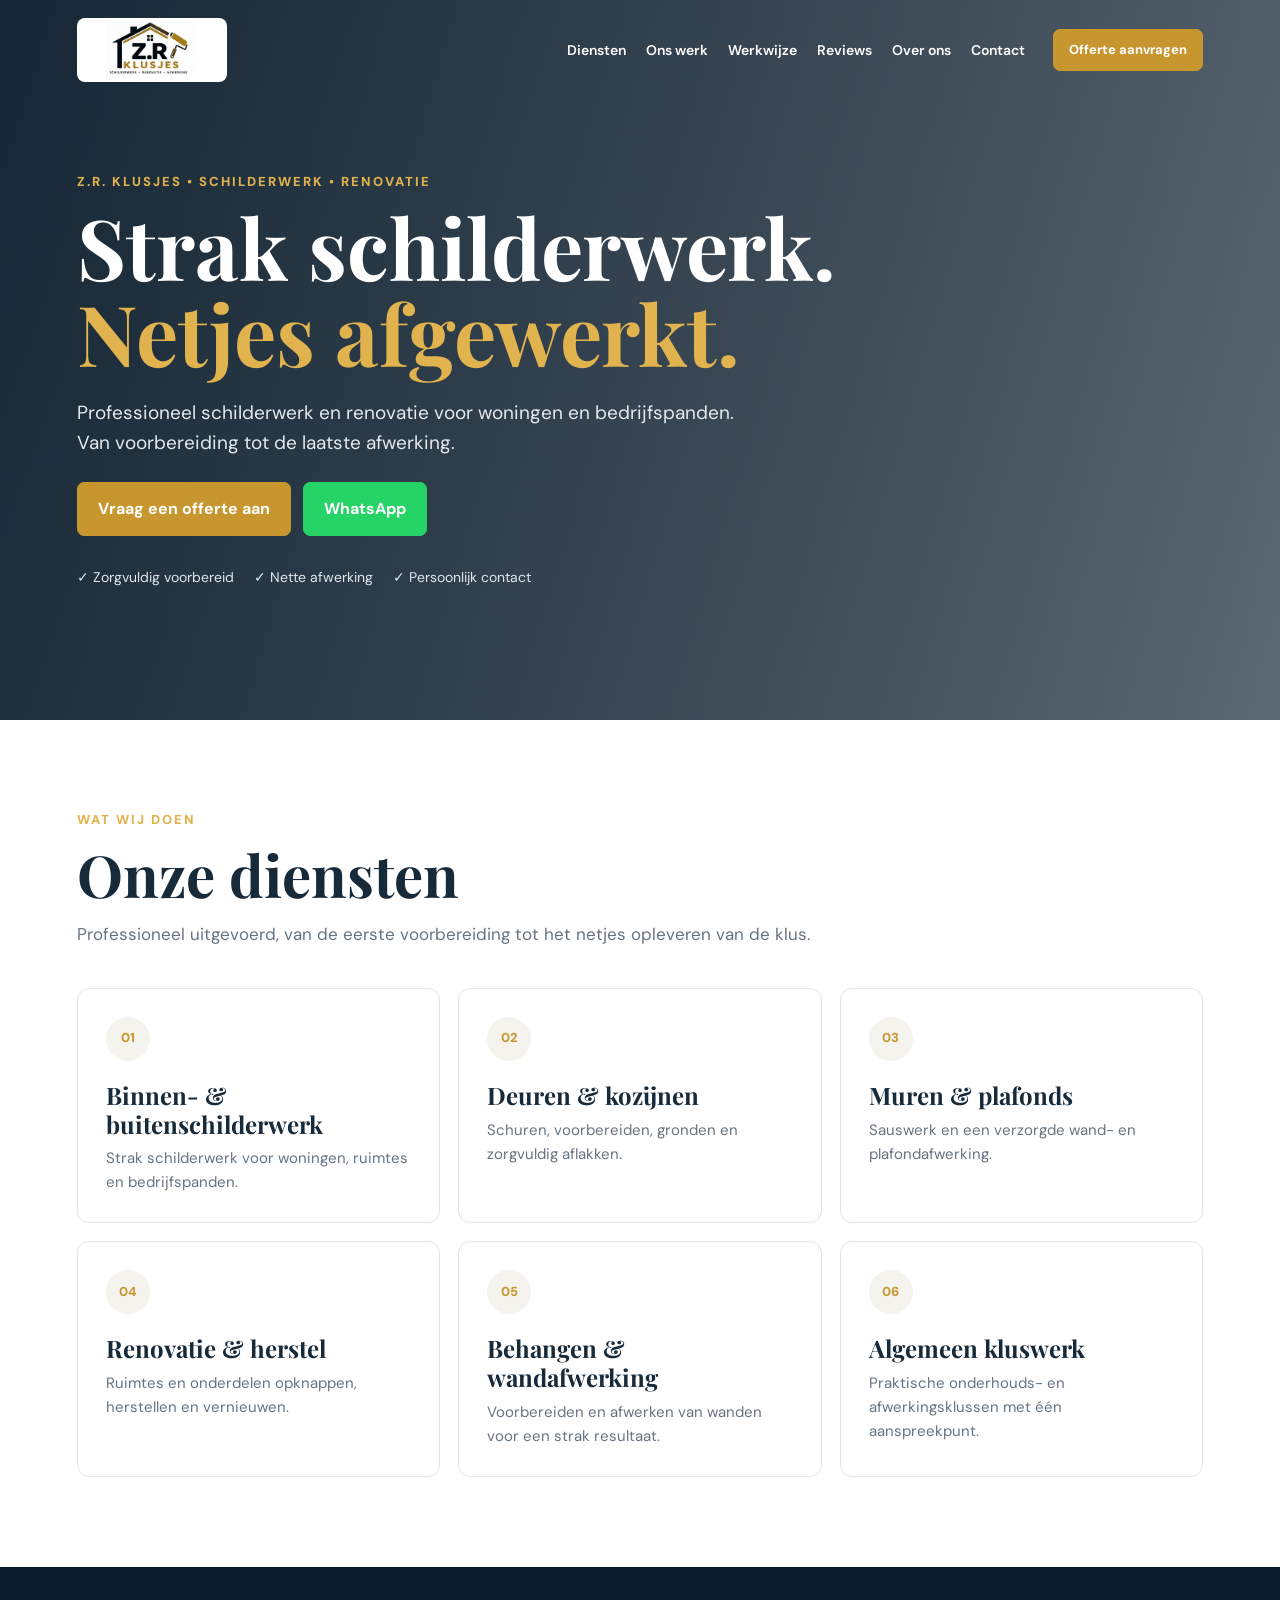
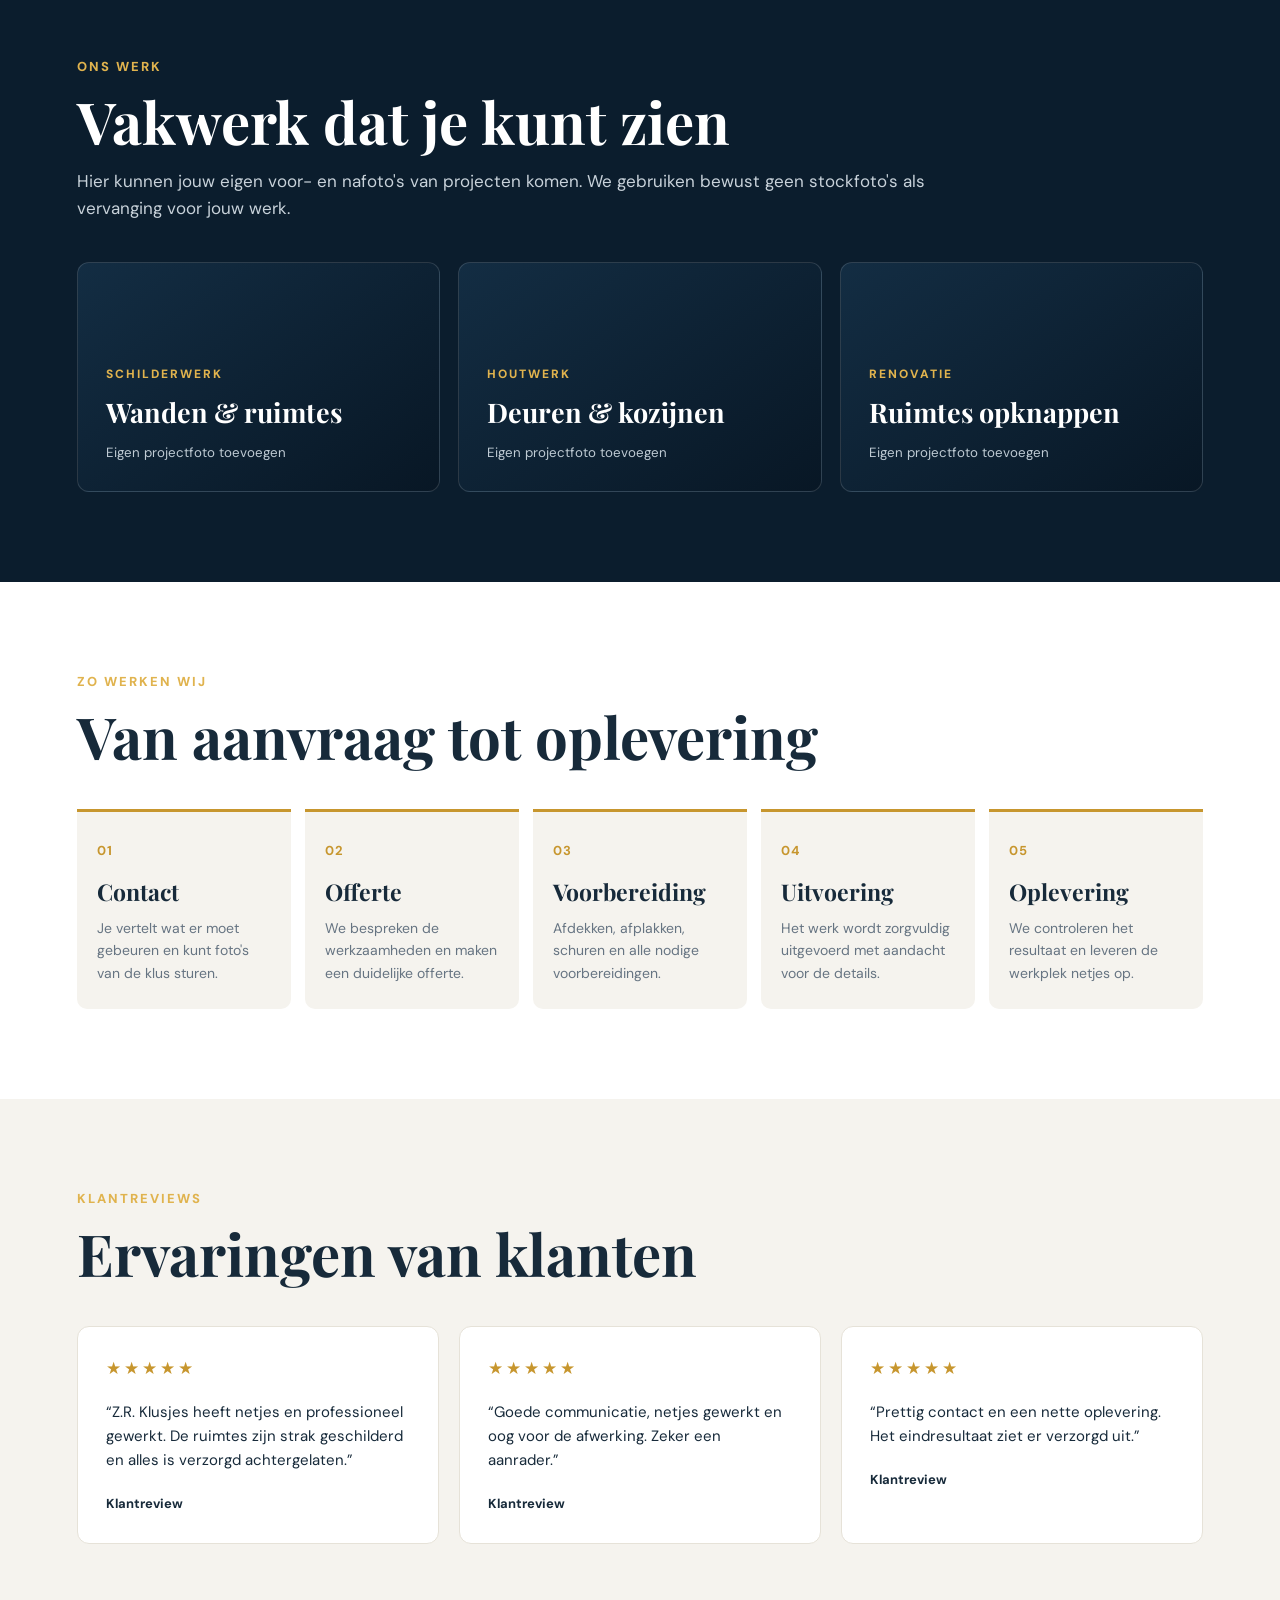
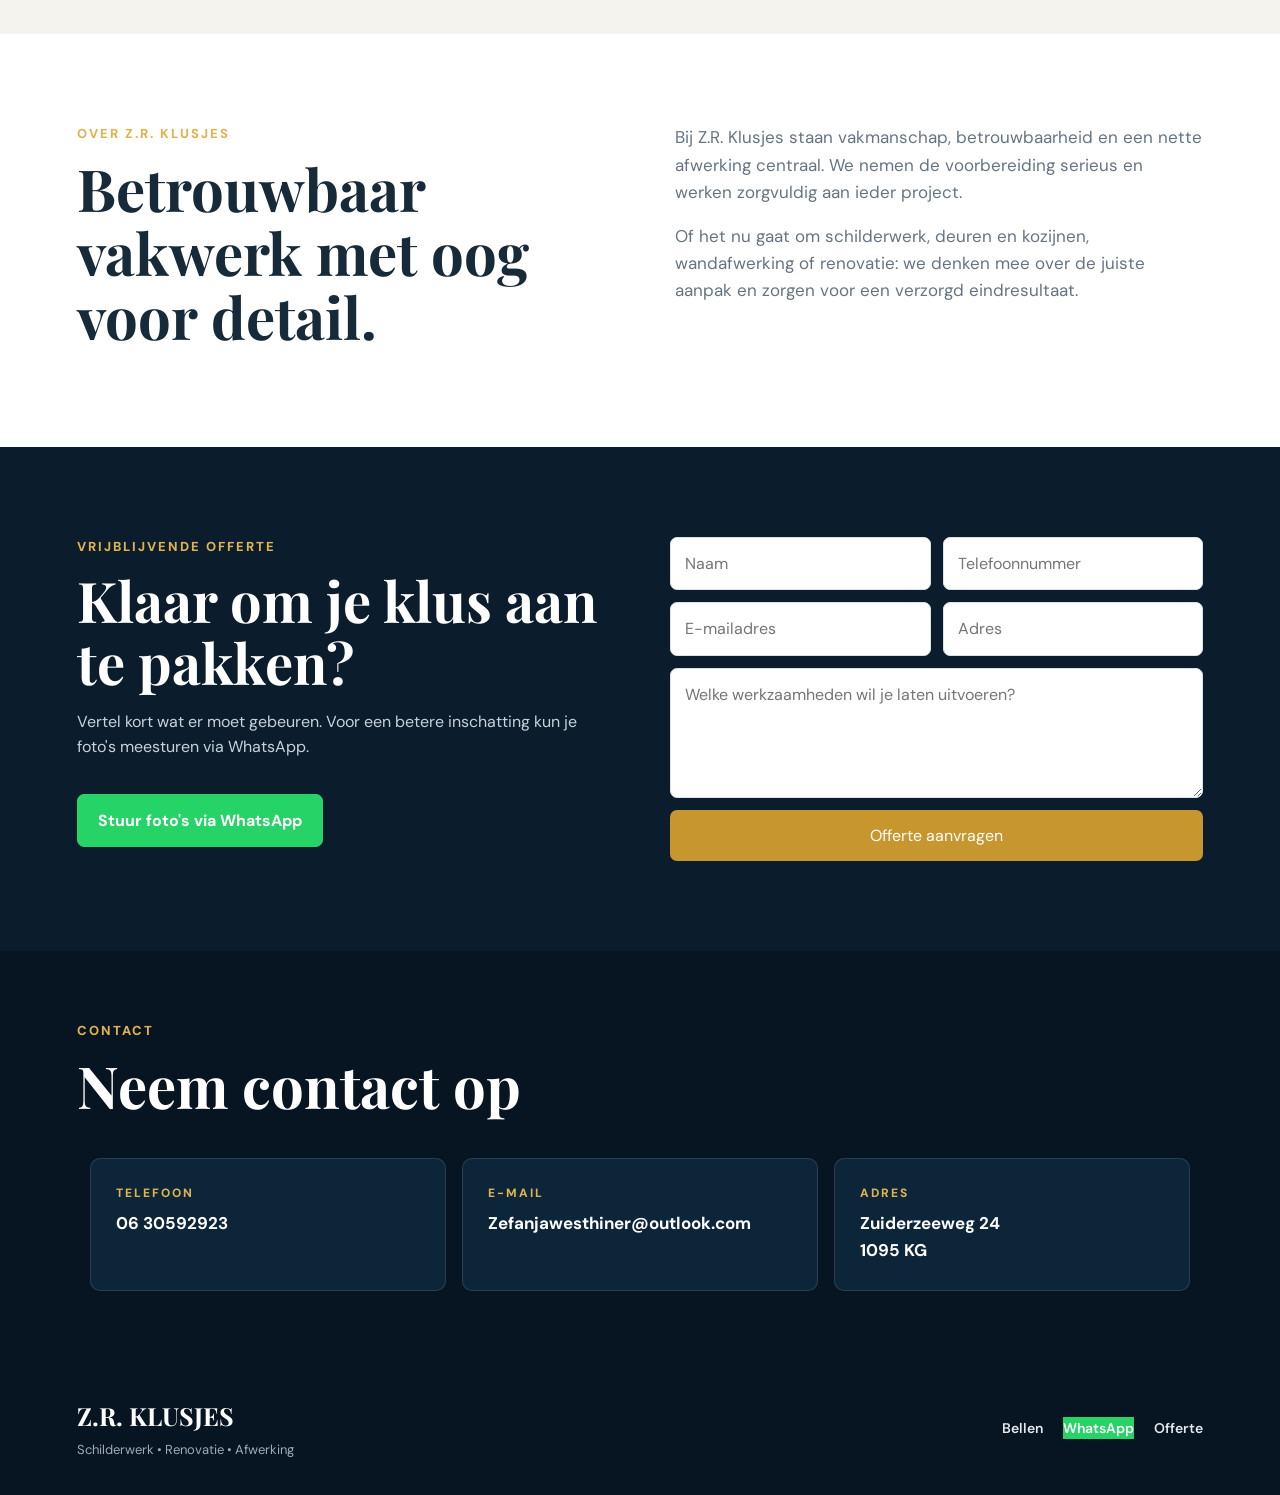
<file: index.html>
<!-- NIEUWE ZR KLUSJES WEBSITE 20-09-2026 -->
<!doctype html>
<html lang="nl">
<head>
<meta charset="utf-8">
<meta name="viewport" content="width=device-width, initial-scale=1">
<title>Z.R. Klusjes | Schilderwerk & Renovatie</title>
<meta name="description" content="Z.R. Klusjes – professioneel schilderwerk, renovatie en afwerking. Vraag vrijblijvend een offerte aan.">
<link rel="stylesheet" href="styles.css">
</head>
<body>
<header class="header">
  <a class="logo" href="#home"><img src="logo-zr-klusjes.jpg" alt="Z.R. Klusjes"></a>
  <nav>
    <a href="#diensten">Diensten</a><a href="#werk">Ons werk</a><a href="#werkwijze">Werkwijze</a><a href="#reviews">Reviews</a><a href="#over">Over ons</a><a href="#contact">Contact</a>
  </nav>
  <a class="gold-btn small" href="#offerte">Offerte aanvragen</a>
</header>

<main>
<section id="home" class="hero">
  <div class="hero-overlay"></div>
  <div class="hero-content">
    <p class="kicker">Z.R. KLUSJES • SCHILDERWERK • RENOVATIE</p>
    <h1>Strak schilderwerk.<br><span>Netjes afgewerkt.</span></h1>
    <p class="lead">Professioneel schilderwerk en renovatie voor woningen en bedrijfspanden. Van voorbereiding tot de laatste afwerking.</p>
    <div class="buttons"><a class="gold-btn" href="#offerte">Vraag een offerte aan</a><a class="outline-btn" href="https://wa.me/31630592923">WhatsApp</a></div>
    <div class="trust"><span>✓ Zorgvuldig voorbereid</span><span>✓ Nette afwerking</span><span>✓ Persoonlijk contact</span></div>
  </div>
</section>

<section id="diensten" class="section">
  <div class="heading"><p class="kicker">WAT WIJ DOEN</p><h2>Onze diensten</h2><p>Professioneel uitgevoerd, van de eerste voorbereiding tot het netjes opleveren van de klus.</p></div>
  <div class="service-grid">
    <article><div class="service-icon">01</div><h3>Binnen- & buitenschilderwerk</h3><p>Strak schilderwerk voor woningen, ruimtes en bedrijfspanden.</p></article>
    <article><div class="service-icon">02</div><h3>Deuren & kozijnen</h3><p>Schuren, voorbereiden, gronden en zorgvuldig aflakken.</p></article>
    <article><div class="service-icon">03</div><h3>Muren & plafonds</h3><p>Sauswerk en een verzorgde wand- en plafondafwerking.</p></article>
    <article><div class="service-icon">04</div><h3>Renovatie & herstel</h3><p>Ruimtes en onderdelen opknappen, herstellen en vernieuwen.</p></article>
    <article><div class="service-icon">05</div><h3>Behangen & wandafwerking</h3><p>Voorbereiden en afwerken van wanden voor een strak resultaat.</p></article>
    <article><div class="service-icon">06</div><h3>Algemeen kluswerk</h3><p>Praktische onderhouds- en afwerkingsklussen met één aanspreekpunt.</p></article>
  </div>
</section>

<section id="werk" class="section dark">
  <div class="heading"><p class="kicker">ONS WERK</p><h2>Vakwerk dat je kunt zien</h2><p>Hier kunnen jouw eigen voor- en nafoto's van projecten komen. We gebruiken bewust geen stockfoto's als vervanging voor jouw werk.</p></div>
  <div class="portfolio">
    <div class="portfolio-card"><span>Schilderwerk</span><b>Wanden & ruimtes</b><small>Eigen projectfoto toevoegen</small></div>
    <div class="portfolio-card"><span>Houtwerk</span><b>Deuren & kozijnen</b><small>Eigen projectfoto toevoegen</small></div>
    <div class="portfolio-card"><span>Renovatie</span><b>Ruimtes opknappen</b><small>Eigen projectfoto toevoegen</small></div>
  </div>
</section>

<section id="werkwijze" class="section">
  <div class="heading"><p class="kicker">ZO WERKEN WIJ</p><h2>Van aanvraag tot oplevering</h2></div>
  <div class="steps">
    <div><b>01</b><h3>Contact</h3><p>Je vertelt wat er moet gebeuren en kunt foto's van de klus sturen.</p></div>
    <div><b>02</b><h3>Offerte</h3><p>We bespreken de werkzaamheden en maken een duidelijke offerte.</p></div>
    <div><b>03</b><h3>Voorbereiding</h3><p>Afdekken, afplakken, schuren en alle nodige voorbereidingen.</p></div>
    <div><b>04</b><h3>Uitvoering</h3><p>Het werk wordt zorgvuldig uitgevoerd met aandacht voor de details.</p></div>
    <div><b>05</b><h3>Oplevering</h3><p>We controleren het resultaat en leveren de werkplek netjes op.</p></div>
  </div>
</section>

<section id="reviews" class="section reviews">
  <div class="heading"><p class="kicker">KLANTREVIEWS</p><h2>Ervaringen van klanten</h2></div>
  <div class="review-grid">
    <blockquote><div class="stars">★★★★★</div><p>“Z.R. Klusjes heeft netjes en professioneel gewerkt. De ruimtes zijn strak geschilderd en alles is verzorgd achtergelaten.”</p><strong>Klantreview</strong></blockquote>
    <blockquote><div class="stars">★★★★★</div><p>“Goede communicatie, netjes gewerkt en oog voor de afwerking. Zeker een aanrader.”</p><strong>Klantreview</strong></blockquote>
    <blockquote><div class="stars">★★★★★</div><p>“Prettig contact en een nette oplevering. Het eindresultaat ziet er verzorgd uit.”</p><strong>Klantreview</strong></blockquote>
  </div>
</section>

<section id="over" class="section about">
  <div><p class="kicker">OVER Z.R. KLUSJES</p><h2>Betrouwbaar vakwerk met oog voor detail.</h2></div>
  <div><p>Bij Z.R. Klusjes staan vakmanschap, betrouwbaarheid en een nette afwerking centraal. We nemen de voorbereiding serieus en werken zorgvuldig aan ieder project.</p><p>Of het nu gaat om schilderwerk, deuren en kozijnen, wandafwerking of renovatie: we denken mee over de juiste aanpak en zorgen voor een verzorgd eindresultaat.</p></div>
</section>

<section id="offerte" class="section quote">
  <div class="quote-inner">
    <div><p class="kicker">VRIJBLIJVENDE OFFERTE</p><h2>Klaar om je klus aan te pakken?</h2><p>Vertel kort wat er moet gebeuren. Voor een betere inschatting kun je foto's meesturen via WhatsApp.</p><a class="outline-btn" href="https://wa.me/31630592923">Stuur foto's via WhatsApp</a></div>
    <form id="quoteForm">
      <input name="naam" placeholder="Naam" required><input name="telefoon" placeholder="Telefoonnummer" required>
      <input name="email" type="email" placeholder="E-mailadres"><input name="adres" placeholder="Adres">
      <textarea name="werk" placeholder="Welke werkzaamheden wil je laten uitvoeren?" required></textarea>
      <button class="gold-btn" type="submit">Offerte aanvragen</button>
    </form>
  </div>
</section>

<section id="contact" class="section contact">
  <div class="heading"><p class="kicker">CONTACT</p><h2>Neem contact op</h2></div>
  <div class="contact-grid">
    <a href="tel:0630592923"><span>TELEFOON</span><b>06 30592923</b></a>
    <a href="mailto:Zefanjawesthiner@outlook.com"><span>E-MAIL</span><b>Zefanjawesthiner@outlook.com</b></a>
    <div><span>ADRES</span><b>Zuiderzeeweg 24<br>1095 KG</b></div>
  </div>
</section>
</main>

<footer><div><strong>Z.R. KLUSJES</strong><span>Schilderwerk • Renovatie • Afwerking</span></div><div><a href="tel:0630592923">Bellen</a><a href="https://wa.me/31630592923">WhatsApp</a><a href="#offerte">Offerte</a></div></footer>
<script>
document.getElementById('quoteForm').addEventListener('submit', function(e){
 e.preventDefault(); const f=new FormData(this);
 const body=encodeURIComponent('Naam: '+f.get('naam')+'\nTelefoon: '+f.get('telefoon')+'\nE-mail: '+f.get('email')+'\nAdres: '+f.get('adres')+'\n\nWerkzaamheden:\n'+f.get('werk'));
 location.href='mailto:Zefanjawesthiner@outlook.com?subject='+encodeURIComponent('Offerte aanvraag - '+f.get('naam'))+'&body='+body;
});
</script>
</body></html>
</file>
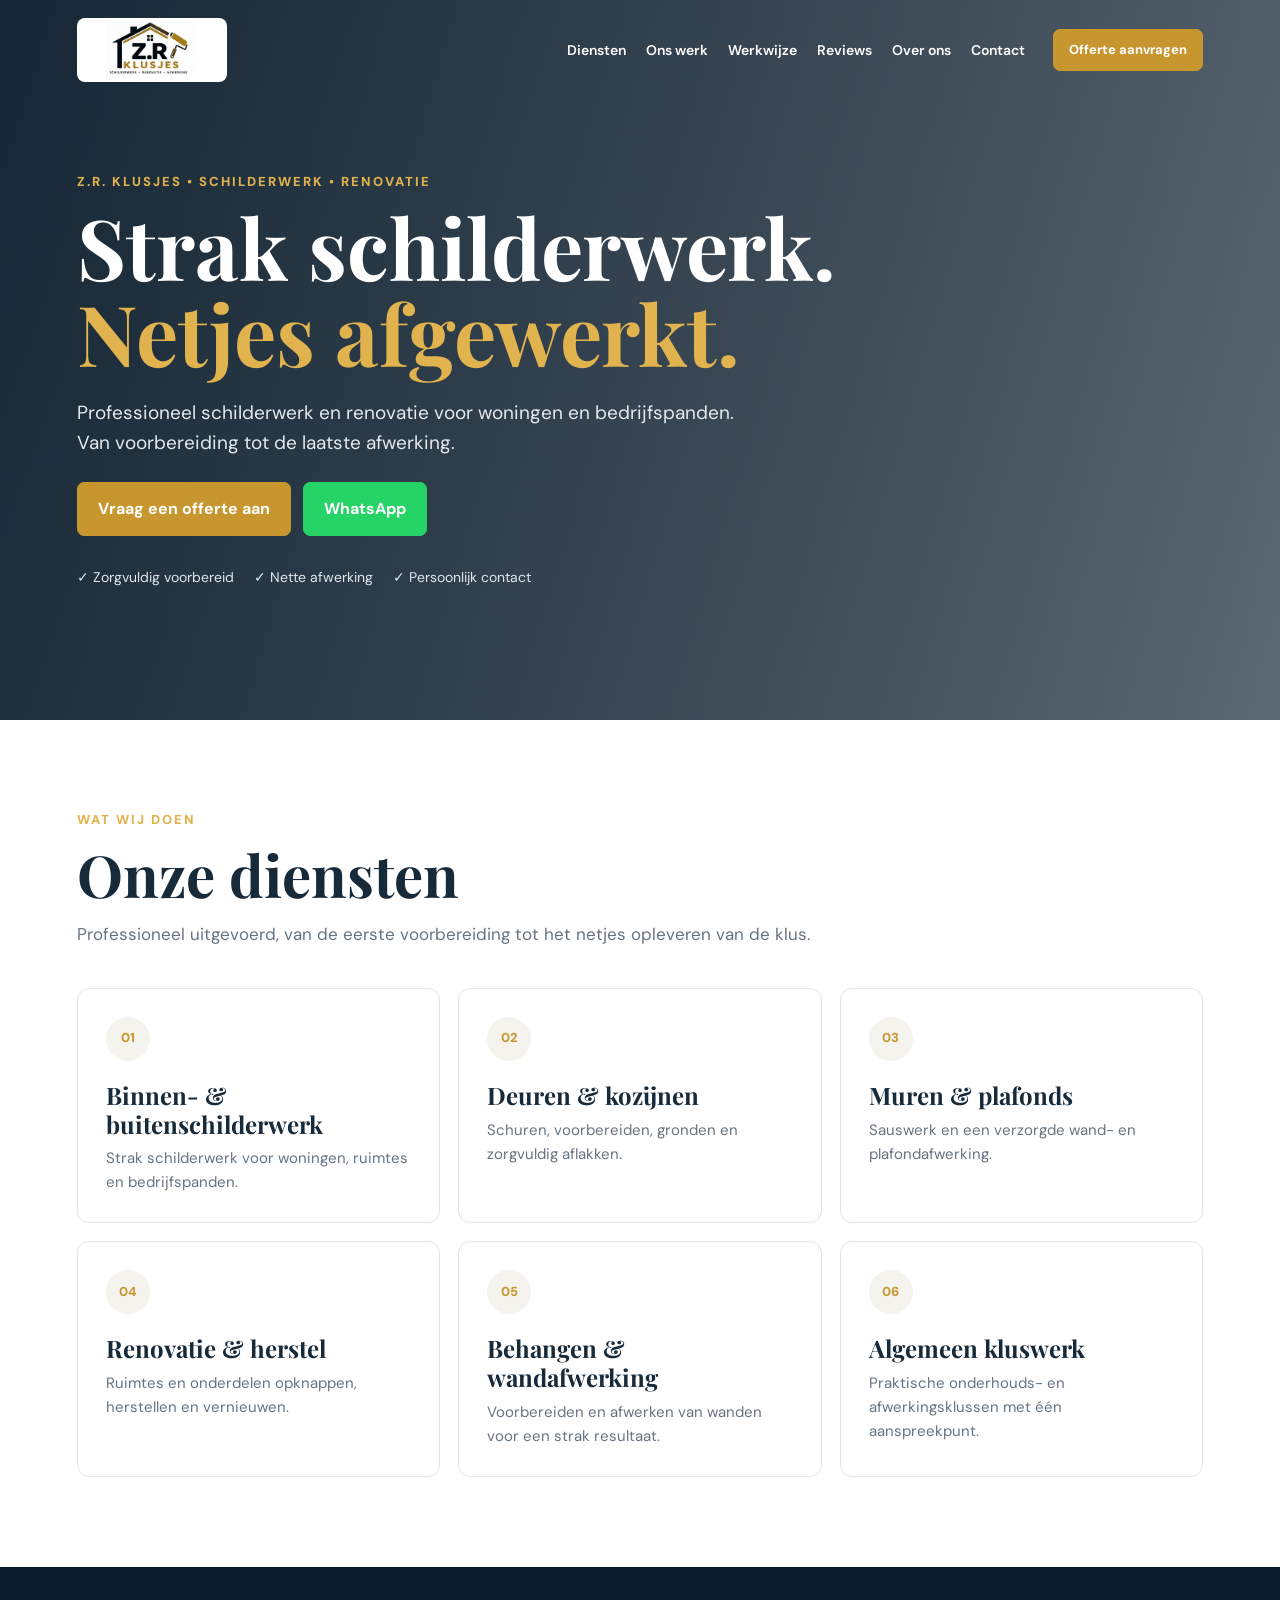
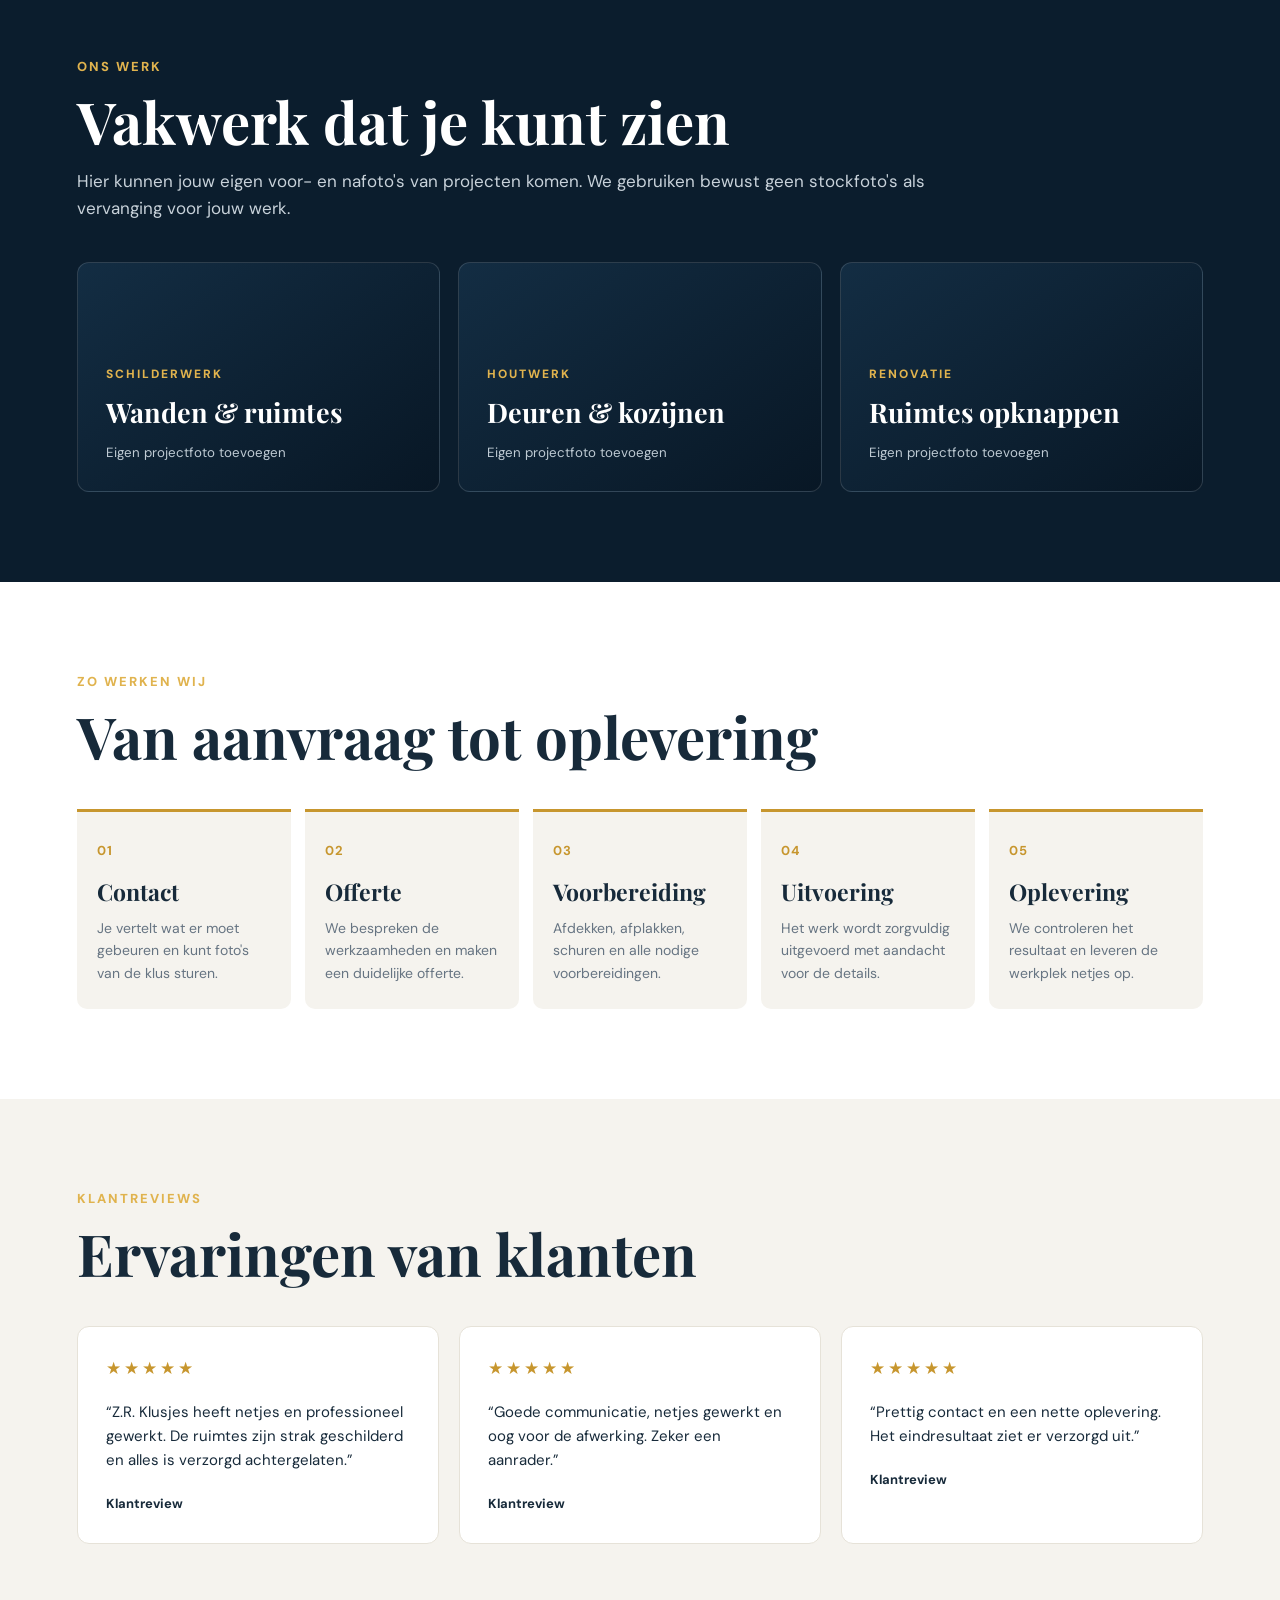
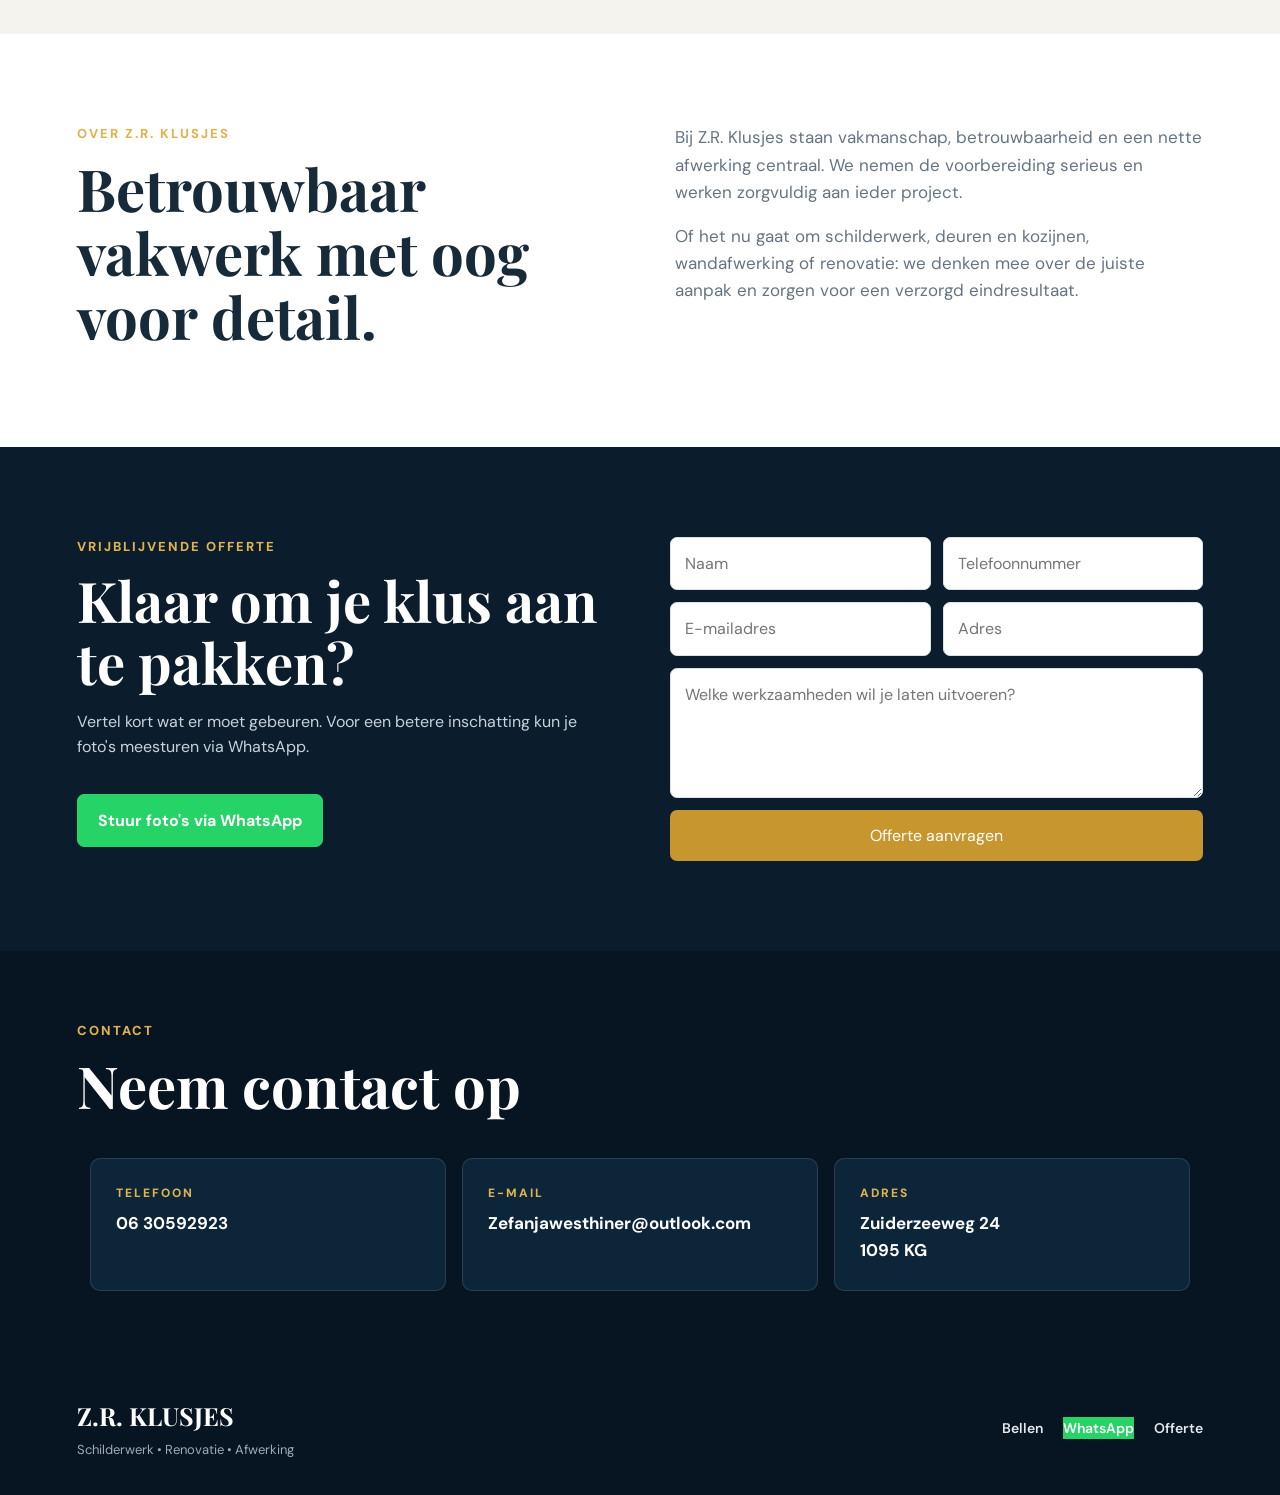
<file: index 2.html>
<!-- NIEUWE ZR KLUSJES WEBSITE 20-09-2026 -->
<!doctype html>
<html lang="nl">
<head>
<meta charset="utf-8">
<meta name="viewport" content="width=device-width, initial-scale=1">
<title>title>TEST ZR KLUSJES 12345</title</title>
<meta name="description" content="Z.R. Klusjes – professioneel schilderwerk, renovatie en afwerking. Vraag vrijblijvend een offerte aan.">
<link rel="stylesheet" href="styles.css">
</head>
<body>
<header class="header">
  <a class="logo" href="#home"><img src="logo-zr-klusjes.jpg" alt="Z.R. Klusjes"></a>
  <nav>
    <a href="#diensten">Diensten</a><a href="#werk">Ons werk</a><a href="#werkwijze">Werkwijze</a><a href="#reviews">Reviews</a><a href="#over">Over ons</a><a href="#contact">Contact</a>
  </nav>
  <a class="gold-btn small" href="#offerte">Offerte aanvragen</a>
</header>

<main>
<section id="home" class="hero">
  <div class="hero-overlay"></div>
  <div class="hero-content">
    <p class="kicker">Z.R. KLUSJES • SCHILDERWERK • RENOVATIE</p>
    <h1>Strak schilderwerk.<br><span>Netjes afgewerkt.</span></h1>
    <p class="lead">Professioneel schilderwerk en renovatie voor woningen en bedrijfspanden. Van voorbereiding tot de laatste afwerking.</p>
    <div class="buttons"><a class="gold-btn" href="#offerte">Vraag een offerte aan</a><a class="outline-btn" href="https://wa.me/31630592923">WhatsApp</a></div>
    <div class="trust"><span>✓ Zorgvuldig voorbereid</span><span>✓ Nette afwerking</span><span>✓ Persoonlijk contact</span></div>
  </div>
</section>

<section id="diensten" class="section">
  <div class="heading"><p class="kicker">WAT WIJ DOEN</p><h2>Onze diensten</h2><p>Professioneel uitgevoerd, van de eerste voorbereiding tot het netjes opleveren van de klus.</p></div>
  <div class="service-grid">
    <article><div class="service-icon">01</div><h3>Binnen- & buitenschilderwerk</h3><p>Strak schilderwerk voor woningen, ruimtes en bedrijfspanden.</p></article>
    <article><div class="service-icon">02</div><h3>Deuren & kozijnen</h3><p>Schuren, voorbereiden, gronden en zorgvuldig aflakken.</p></article>
    <article><div class="service-icon">03</div><h3>Muren & plafonds</h3><p>Sauswerk en een verzorgde wand- en plafondafwerking.</p></article>
    <article><div class="service-icon">04</div><h3>Renovatie & herstel</h3><p>Ruimtes en onderdelen opknappen, herstellen en vernieuwen.</p></article>
    <article><div class="service-icon">05</div><h3>Behangen & wandafwerking</h3><p>Voorbereiden en afwerken van wanden voor een strak resultaat.</p></article>
    <article><div class="service-icon">06</div><h3>Algemeen kluswerk</h3><p>Praktische onderhouds- en afwerkingsklussen met één aanspreekpunt.</p></article>
  </div>
</section>

<section id="werk" class="section dark">
  <div class="heading"><p class="kicker">ONS WERK</p><h2>Vakwerk dat je kunt zien</h2><p>Hier kunnen jouw eigen voor- en nafoto's van projecten komen. We gebruiken bewust geen stockfoto's als vervanging voor jouw werk.</p></div>
  <div class="portfolio">
    <div class="portfolio-card"><span>Schilderwerk</span><b>Wanden & ruimtes</b><small>Eigen projectfoto toevoegen</small></div>
    <div class="portfolio-card"><span>Houtwerk</span><b>Deuren & kozijnen</b><small>Eigen projectfoto toevoegen</small></div>
    <div class="portfolio-card"><span>Renovatie</span><b>Ruimtes opknappen</b><small>Eigen projectfoto toevoegen</small></div>
  </div>
</section>

<section id="werkwijze" class="section">
  <div class="heading"><p class="kicker">ZO WERKEN WIJ</p><h2>Van aanvraag tot oplevering</h2></div>
  <div class="steps">
    <div><b>01</b><h3>Contact</h3><p>Je vertelt wat er moet gebeuren en kunt foto's van de klus sturen.</p></div>
    <div><b>02</b><h3>Offerte</h3><p>We bespreken de werkzaamheden en maken een duidelijke offerte.</p></div>
    <div><b>03</b><h3>Voorbereiding</h3><p>Afdekken, afplakken, schuren en alle nodige voorbereidingen.</p></div>
    <div><b>04</b><h3>Uitvoering</h3><p>Het werk wordt zorgvuldig uitgevoerd met aandacht voor de details.</p></div>
    <div><b>05</b><h3>Oplevering</h3><p>We controleren het resultaat en leveren de werkplek netjes op.</p></div>
  </div>
</section>

<section id="reviews" class="section reviews">
  <div class="heading"><p class="kicker">KLANTREVIEWS</p><h2>Ervaringen van klanten</h2></div>
  <div class="review-grid">
    <blockquote><div class="stars">★★★★★</div><p>“Z.R. Klusjes heeft netjes en professioneel gewerkt. De ruimtes zijn strak geschilderd en alles is verzorgd achtergelaten.”</p><strong>Klantreview</strong></blockquote>
    <blockquote><div class="stars">★★★★★</div><p>“Goede communicatie, netjes gewerkt en oog voor de afwerking. Zeker een aanrader.”</p><strong>Klantreview</strong></blockquote>
    <blockquote><div class="stars">★★★★★</div><p>“Prettig contact en een nette oplevering. Het eindresultaat ziet er verzorgd uit.”</p><strong>Klantreview</strong></blockquote>
  </div>
</section>

<section id="over" class="section about">
  <div><p class="kicker">OVER Z.R. KLUSJES</p><h2>Betrouwbaar vakwerk met oog voor detail.</h2></div>
  <div><p>Bij Z.R. Klusjes staan vakmanschap, betrouwbaarheid en een nette afwerking centraal. We nemen de voorbereiding serieus en werken zorgvuldig aan ieder project.</p><p>Of het nu gaat om schilderwerk, deuren en kozijnen, wandafwerking of renovatie: we denken mee over de juiste aanpak en zorgen voor een verzorgd eindresultaat.</p></div>
</section>

<section id="offerte" class="section quote">
  <div class="quote-inner">
    <div><p class="kicker">VRIJBLIJVENDE OFFERTE</p><h2>Klaar om je klus aan te pakken?</h2><p>Vertel kort wat er moet gebeuren. Voor een betere inschatting kun je foto's meesturen via WhatsApp.</p><a class="outline-btn" href="https://wa.me/31630592923">Stuur foto's via WhatsApp</a></div>
    <form id="quoteForm">
      <input name="naam" placeholder="Naam" required><input name="telefoon" placeholder="Telefoonnummer" required>
      <input name="email" type="email" placeholder="E-mailadres"><input name="adres" placeholder="Adres">
      <textarea name="werk" placeholder="Welke werkzaamheden wil je laten uitvoeren?" required></textarea>
      <button class="gold-btn" type="submit">Offerte aanvragen</button>
    </form>
  </div>
</section>

<section id="contact" class="section contact">
  <div class="heading"><p class="kicker">CONTACT</p><h2>Neem contact op</h2></div>
  <div class="contact-grid">
    <a href="tel:0630592923"><span>TELEFOON</span><b>06 30592923</b></a>
    <a href="mailto:Zefanjawesthiner@outlook.com"><span>E-MAIL</span><b>Zefanjawesthiner@outlook.com</b></a>
    <div><span>ADRES</span><b>Zuiderzeeweg 24<br>1095 KG</b></div>
  </div>
</section>
</main>

<footer><div><strong>Z.R. KLUSJES</strong><span>Schilderwerk • Renovatie • Afwerking</span></div><div><a href="tel:0630592923">Bellen</a><a href="https://wa.me/31630592923">WhatsApp</a><a href="#offerte">Offerte</a></div></footer>
<script>
document.getElementById('quoteForm').addEventListener('submit', function(e){
 e.preventDefault(); const f=new FormData(this);
 const body=encodeURIComponent('Naam: '+f.get('naam')+'\nTelefoon: '+f.get('telefoon')+'\nE-mail: '+f.get('email')+'\nAdres: '+f.get('adres')+'\n\nWerkzaamheden:\n'+f.get('werk'));
 location.href='mailto:Zefanjawesthiner@outlook.com?subject='+encodeURIComponent('Offerte aanvraag - '+f.get('naam'))+'&body='+body;
});
</script>
</body></html>
</file>
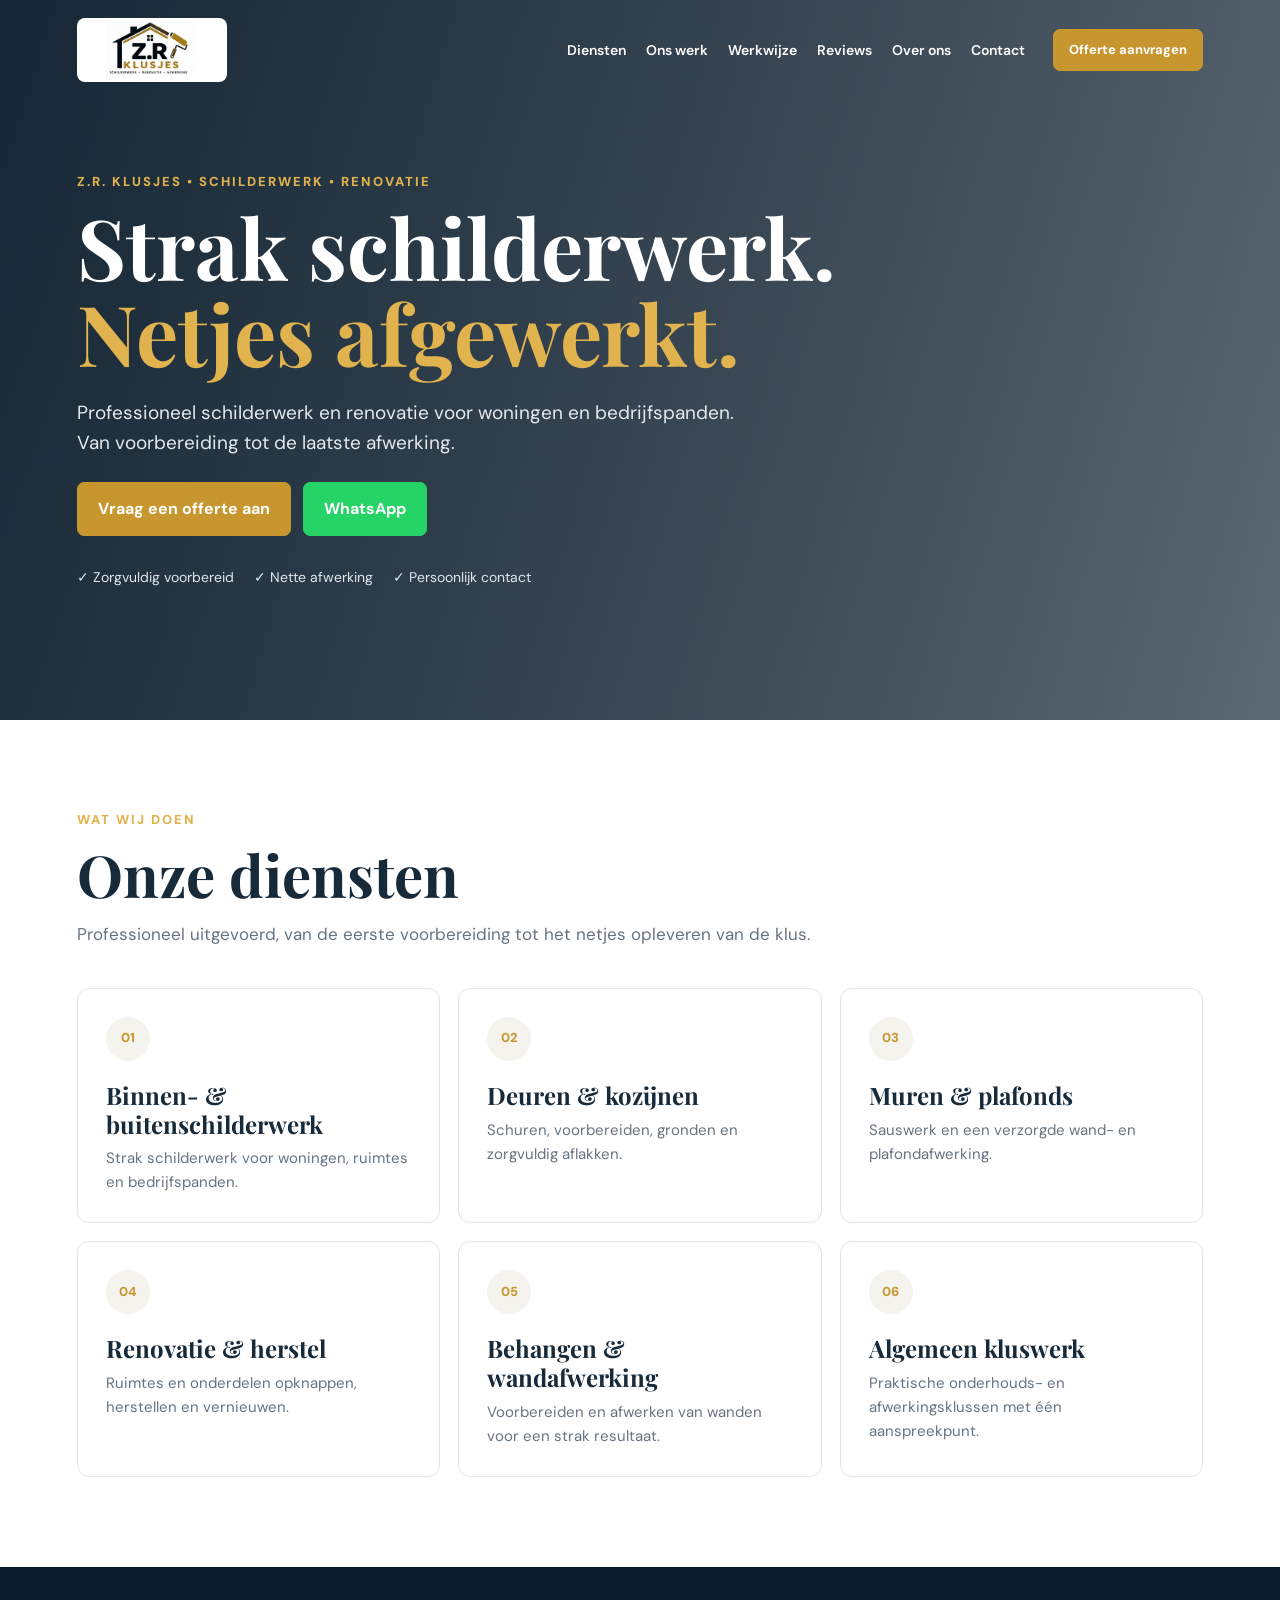
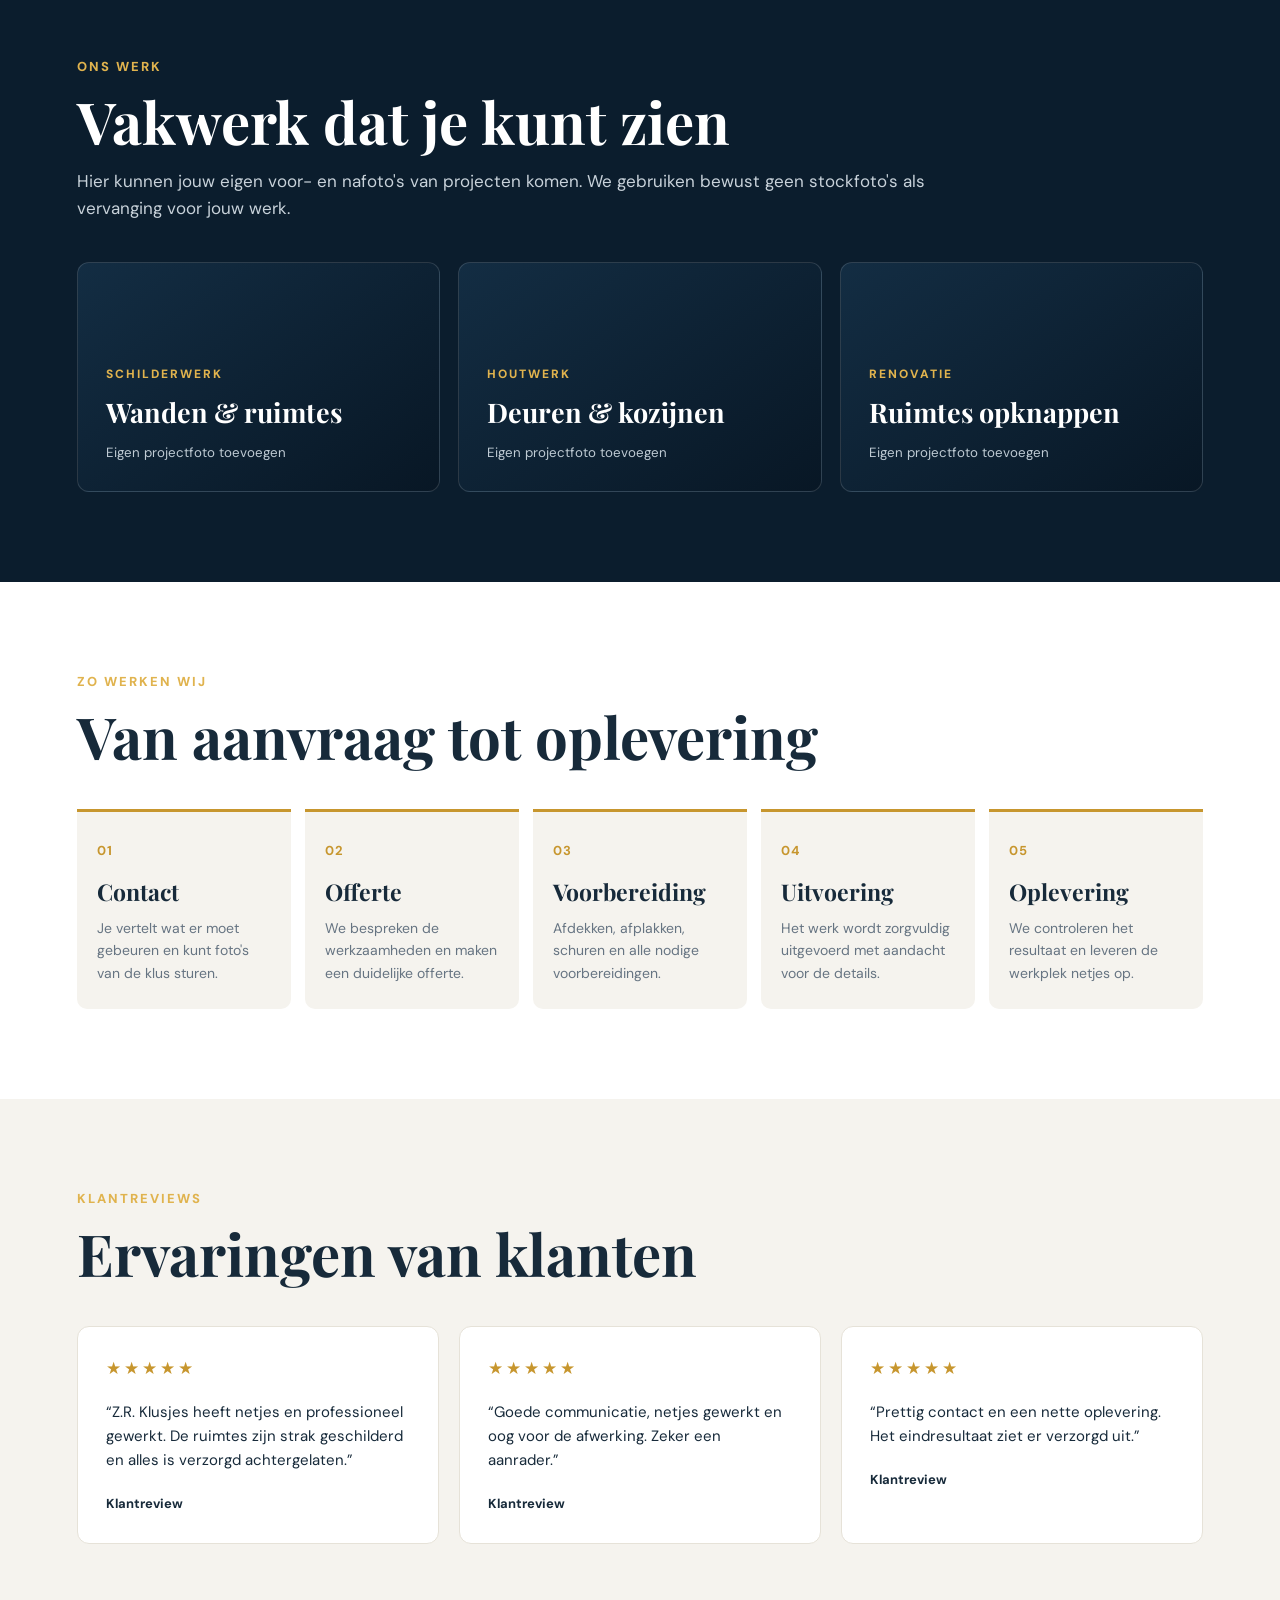
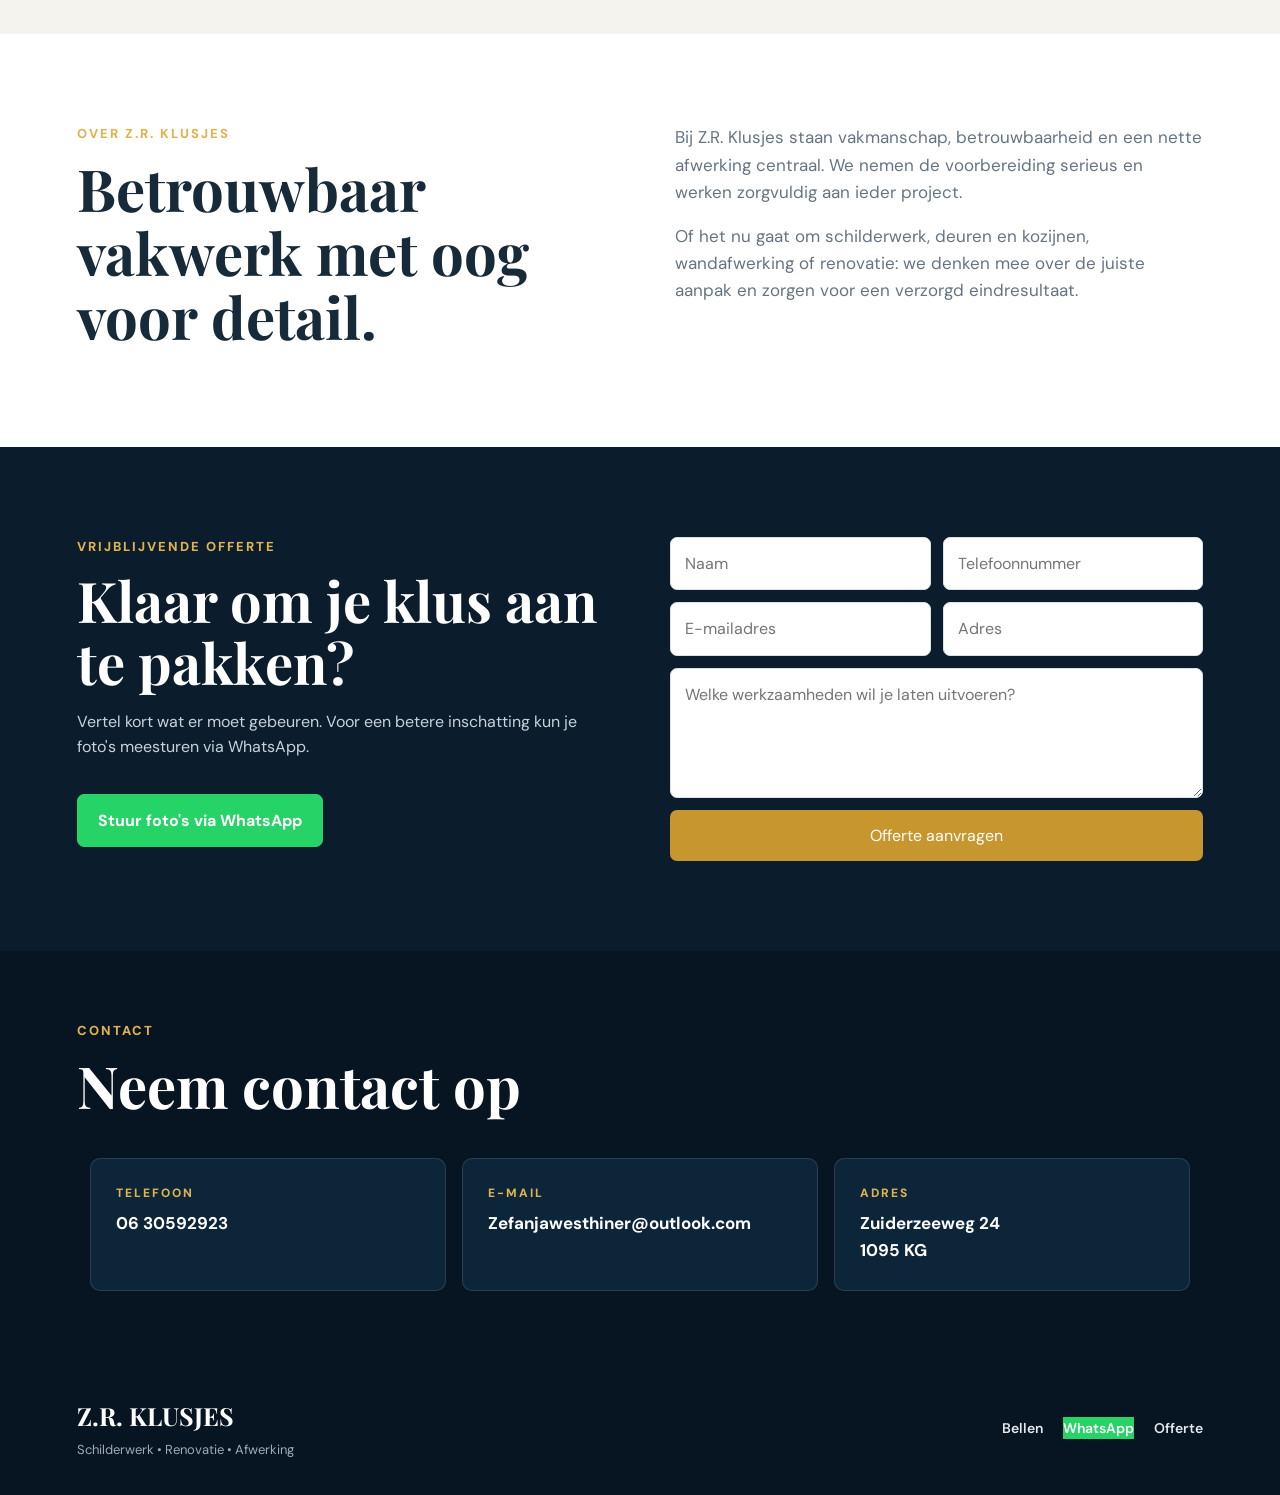
<file: index 5.html>
<!-- NIEUWE ZR KLUSJES WEBSITE 20-09-2026 -->
<!doctype html>
<html lang="nl">
<head>
<meta charset="utf-8">
<meta name="viewport" content="width=device-width, initial-scale=1">
<title>title>Z.R. Klusjes | Schilderwerk & Renovatie</title</title>
<meta name="description" content="Z.R. Klusjes – professioneel schilderwerk, renovatie en afwerking. Vraag vrijblijvend een offerte aan.">
<link rel="stylesheet" href="styles.css">
</head>
<body>
<header class="header">
  <a class="logo" href="#home"><img src="logo-zr-klusjes.jpg" alt="Z.R. Klusjes"></a>
  <nav>
    <a href="#diensten">Diensten</a><a href="#werk">Ons werk</a><a href="#werkwijze">Werkwijze</a><a href="#reviews">Reviews</a><a href="#over">Over ons</a><a href="#contact">Contact</a>
  </nav>
  <a class="gold-btn small" href="#offerte">Offerte aanvragen</a>
</header>

<main>
<section id="home" class="hero">
  <div class="hero-overlay"></div>
  <div class="hero-content">
    <p class="kicker">Z.R. KLUSJES • SCHILDERWERK • RENOVATIE</p>
    <h1>Strak schilderwerk.<br><span>Netjes afgewerkt.</span></h1>
    <p class="lead">Professioneel schilderwerk en renovatie voor woningen en bedrijfspanden. Van voorbereiding tot de laatste afwerking.</p>
    <div class="buttons"><a class="gold-btn" href="#offerte">Vraag een offerte aan</a><a class="outline-btn" href="https://wa.me/31630592923">WhatsApp</a></div>
    <div class="trust"><span>✓ Zorgvuldig voorbereid</span><span>✓ Nette afwerking</span><span>✓ Persoonlijk contact</span></div>
  </div>
</section>

<section id="diensten" class="section">
  <div class="heading"><p class="kicker">WAT WIJ DOEN</p><h2>Onze diensten</h2><p>Professioneel uitgevoerd, van de eerste voorbereiding tot het netjes opleveren van de klus.</p></div>
  <div class="service-grid">
    <article><div class="service-icon">01</div><h3>Binnen- & buitenschilderwerk</h3><p>Strak schilderwerk voor woningen, ruimtes en bedrijfspanden.</p></article>
    <article><div class="service-icon">02</div><h3>Deuren & kozijnen</h3><p>Schuren, voorbereiden, gronden en zorgvuldig aflakken.</p></article>
    <article><div class="service-icon">03</div><h3>Muren & plafonds</h3><p>Sauswerk en een verzorgde wand- en plafondafwerking.</p></article>
    <article><div class="service-icon">04</div><h3>Renovatie & herstel</h3><p>Ruimtes en onderdelen opknappen, herstellen en vernieuwen.</p></article>
    <article><div class="service-icon">05</div><h3>Behangen & wandafwerking</h3><p>Voorbereiden en afwerken van wanden voor een strak resultaat.</p></article>
    <article><div class="service-icon">06</div><h3>Algemeen kluswerk</h3><p>Praktische onderhouds- en afwerkingsklussen met één aanspreekpunt.</p></article>
  </div>
</section>

<section id="werk" class="section dark">
  <div class="heading"><p class="kicker">ONS WERK</p><h2>Vakwerk dat je kunt zien</h2><p>Hier kunnen jouw eigen voor- en nafoto's van projecten komen. We gebruiken bewust geen stockfoto's als vervanging voor jouw werk.</p></div>
  <div class="portfolio">
    <div class="portfolio-card"><span>Schilderwerk</span><b>Wanden & ruimtes</b><small>Eigen projectfoto toevoegen</small></div>
    <div class="portfolio-card"><span>Houtwerk</span><b>Deuren & kozijnen</b><small>Eigen projectfoto toevoegen</small></div>
    <div class="portfolio-card"><span>Renovatie</span><b>Ruimtes opknappen</b><small>Eigen projectfoto toevoegen</small></div>
  </div>
</section>

<section id="werkwijze" class="section">
  <div class="heading"><p class="kicker">ZO WERKEN WIJ</p><h2>Van aanvraag tot oplevering</h2></div>
  <div class="steps">
    <div><b>01</b><h3>Contact</h3><p>Je vertelt wat er moet gebeuren en kunt foto's van de klus sturen.</p></div>
    <div><b>02</b><h3>Offerte</h3><p>We bespreken de werkzaamheden en maken een duidelijke offerte.</p></div>
    <div><b>03</b><h3>Voorbereiding</h3><p>Afdekken, afplakken, schuren en alle nodige voorbereidingen.</p></div>
    <div><b>04</b><h3>Uitvoering</h3><p>Het werk wordt zorgvuldig uitgevoerd met aandacht voor de details.</p></div>
    <div><b>05</b><h3>Oplevering</h3><p>We controleren het resultaat en leveren de werkplek netjes op.</p></div>
  </div>
</section>

<section id="reviews" class="section reviews">
  <div class="heading"><p class="kicker">KLANTREVIEWS</p><h2>Ervaringen van klanten</h2></div>
  <div class="review-grid">
    <blockquote><div class="stars">★★★★★</div><p>“Z.R. Klusjes heeft netjes en professioneel gewerkt. De ruimtes zijn strak geschilderd en alles is verzorgd achtergelaten.”</p><strong>Klantreview</strong></blockquote>
    <blockquote><div class="stars">★★★★★</div><p>“Goede communicatie, netjes gewerkt en oog voor de afwerking. Zeker een aanrader.”</p><strong>Klantreview</strong></blockquote>
    <blockquote><div class="stars">★★★★★</div><p>“Prettig contact en een nette oplevering. Het eindresultaat ziet er verzorgd uit.”</p><strong>Klantreview</strong></blockquote>
  </div>
</section>

<section id="over" class="section about">
  <div><p class="kicker">OVER Z.R. KLUSJES</p><h2>Betrouwbaar vakwerk met oog voor detail.</h2></div>
  <div><p>Bij Z.R. Klusjes staan vakmanschap, betrouwbaarheid en een nette afwerking centraal. We nemen de voorbereiding serieus en werken zorgvuldig aan ieder project.</p><p>Of het nu gaat om schilderwerk, deuren en kozijnen, wandafwerking of renovatie: we denken mee over de juiste aanpak en zorgen voor een verzorgd eindresultaat.</p></div>
</section>

<section id="offerte" class="section quote">
  <div class="quote-inner">
    <div><p class="kicker">VRIJBLIJVENDE OFFERTE</p><h2>Klaar om je klus aan te pakken?</h2><p>Vertel kort wat er moet gebeuren. Voor een betere inschatting kun je foto's meesturen via WhatsApp.</p><a class="outline-btn" href="https://wa.me/31630592923">Stuur foto's via WhatsApp</a></div>
    <form id="quoteForm">
      <input name="naam" placeholder="Naam" required><input name="telefoon" placeholder="Telefoonnummer" required>
      <input name="email" type="email" placeholder="E-mailadres"><input name="adres" placeholder="Adres">
      <textarea name="werk" placeholder="Welke werkzaamheden wil je laten uitvoeren?" required></textarea>
      <button class="gold-btn" type="submit">Offerte aanvragen</button>
    </form>
  </div>
</section>

<section id="contact" class="section contact">
  <div class="heading"><p class="kicker">CONTACT</p><h2>Neem contact op</h2></div>
  <div class="contact-grid">
    <a href="tel:0630592923"><span>TELEFOON</span><b>06 30592923</b></a>
    <a href="mailto:Zefanjawesthiner@outlook.com"><span>E-MAIL</span><b>Zefanjawesthiner@outlook.com</b></a>
    <div><span>ADRES</span><b>Zuiderzeeweg 24<br>1095 KG</b></div>
  </div>
</section>
</main>

<footer><div><strong>Z.R. KLUSJES</strong><span>Schilderwerk • Renovatie • Afwerking</span></div><div><a href="tel:0630592923">Bellen</a><a href="https://wa.me/31630592923">WhatsApp</a><a href="#offerte">Offerte</a></div></footer>
<script>
document.getElementById('quoteForm').addEventListener('submit', function(e){
 e.preventDefault(); const f=new FormData(this);
 const body=encodeURIComponent('Naam: '+f.get('naam')+'\nTelefoon: '+f.get('telefoon')+'\nE-mail: '+f.get('email')+'\nAdres: '+f.get('adres')+'\n\nWerkzaamheden:\n'+f.get('werk'));
 location.href='mailto:Zefanjawesthiner@outlook.com?subject='+encodeURIComponent('Offerte aanvraag - '+f.get('naam'))+'&body='+body;
});
</script>
</body></html>
</file>
<file: styles.css>
@import url('https://fonts.googleapis.com/css2?family=DM+Sans:wght@400;500;600;700&family=Playfair+Display:wght@600;700&display=swap');

:root{
  --navy:#0b1d2d;
  --navy2:#132d43;
  --gold:#c7962e;
  --gold2:#e0b34e;
  --cream:#f5f3ee;
  --text:#172a3a;
  --muted:#667482;
  --white:#fff;
}

*{box-sizing:border-box}

html{scroll-behavior:smooth}

body{
  margin:0;
  color:var(--text);
  font-family:'DM Sans',Arial,sans-serif;
  line-height:1.6;
  background:#fff;
}

a{color:inherit}
img{max-width:100%;display:block}

/* HEADER */

.header{
  position:absolute;
  top:0;
  left:0;
  right:0;
  z-index:20;
  display:flex;
  align-items:center;
  gap:28px;
  padding:18px 6%;
  color:#fff;
}

.logo{
  flex:0 0 auto;
  width:150px;
  height:64px;
  display:flex;
  align-items:center;
  justify-content:center;
  background:#fff;
  border-radius:8px;
  padding:4px;
}

.logo img{
  width:100%;
  height:100%;
  object-fit:contain;
  border-radius:5px;
}

.header nav{
  display:flex;
  align-items:center;
  justify-content:center;
  gap:20px;
  margin-left:auto;
}

.header nav a{
  text-decoration:none;
  font-size:14px;
  font-weight:600;
  white-space:nowrap;
}

.header nav a:hover{color:var(--gold2)}

.gold-btn,
.outline-btn{
  display:inline-block;
  padding:13px 20px;
  border-radius:7px;
  text-decoration:none;
  font-weight:700;
  cursor:pointer;
  transition:.2s ease;
}

.gold-btn{
  background:var(--gold);
  color:#fff;
  border:1px solid var(--gold);
}

.gold-btn:hover{
  background:#af7f20;
  border-color:#af7f20;
}

.gold-btn.small{
  padding:10px 15px;
  font-size:13px;
  white-space:nowrap;
}

.outline-btn{
  border:1px solid rgba(255,255,255,.45);
  background:rgba(7,25,40,.35);
  color:#fff;
}

.outline-btn:hover{
  background:#fff;
  color:var(--navy);
}

/* HERO */

.hero{
  position:relative;
  min-height:720px;
  display:flex;
  align-items:center;
  background:
    linear-gradient(110deg,rgba(7,25,40,.92),rgba(7,25,40,.66)),
    url('https://images.unsplash.com/photo-1562259949-e8e7689d7828?auto=format&fit=crop&w=2000&q=85')
    center/cover;
  color:#fff;
  padding:120px 6% 80px;
}

.hero-overlay{
  position:absolute;
  inset:0;
  background:linear-gradient(90deg,rgba(7,25,40,.22),transparent);
}

.hero-content{
  position:relative;
  z-index:2;
  max-width:800px;
}

.kicker{
  color:var(--gold2);
  font-weight:800;
  letter-spacing:2px;
  font-size:13px;
  margin:0 0 12px;
}

.hero h1{
  font-family:'Playfair Display',serif;
  font-size:clamp(48px,7vw,84px);
  line-height:1.02;
  margin:10px 0 22px;
}

.hero h1 span{color:var(--gold2)}

.lead{
  max-width:680px;
  font-size:19px;
  color:#e4e9ed;
}

.buttons{
  display:flex;
  gap:12px;
  flex-wrap:wrap;
  margin-top:24px;
}

.trust{
  display:flex;
  flex-wrap:wrap;
  gap:20px;
  margin-top:30px;
  color:#e1e7eb;
  font-size:14px;
}

/* SECTIONS */

.section{
  padding:90px 6%;
}

.heading{
  max-width:850px;
  margin-bottom:40px;
}

.heading h2{
  font-family:'Playfair Display',serif;
  font-size:clamp(38px,5vw,58px);
  line-height:1.1;
  margin:8px 0 14px;
}

.heading>p:last-child{
  color:var(--muted);
  font-size:17px;
  margin:0;
}

/* DIENSTEN */

.service-grid{
  display:grid;
  grid-template-columns:repeat(3,1fr);
  gap:18px;
}

.service-grid article{
  padding:28px;
  border:1px solid #e1e5e8;
  border-radius:12px;
  background:#fff;
}

.service-icon{
  width:44px;
  height:44px;
  display:flex;
  align-items:center;
  justify-content:center;
  border-radius:50%;
  background:var(--cream);
  color:var(--gold);
  font-weight:800;
  font-size:13px;
}

.service-grid h3{
  font-family:'Playfair Display',serif;
  font-size:24px;
  line-height:1.2;
  margin:20px 0 8px;
}

.service-grid p{
  color:var(--muted);
  margin:0;
  font-size:15px;
}

/* ONS WERK */

.dark{
  background:var(--navy);
  color:#fff;
}

.dark .heading>p:last-child{
  color:#c8d2da;
}

.portfolio{
  display:grid;
  grid-template-columns:repeat(3,1fr);
  gap:18px;
}

.portfolio-card{
  min-height:230px;
  border:1px solid rgba(255,255,255,.14);
  border-radius:12px;
  padding:28px;
  display:flex;
  flex-direction:column;
  justify-content:flex-end;
  background:linear-gradient(145deg,var(--navy2),#081725);
}

.portfolio-card span{
  color:var(--gold2);
  font-size:12px;
  font-weight:800;
  letter-spacing:2px;
  text-transform:uppercase;
}

.portfolio-card b{
  font-family:'Playfair Display',serif;
  font-size:27px;
  margin:7px 0;
}

.portfolio-card small{
  color:#bfcbd4;
}

/* WERKWIJZE */

.steps{
  display:grid;
  grid-template-columns:repeat(5,1fr);
  gap:14px;
}

.steps>div{
  padding:25px 20px;
  border-top:3px solid var(--gold);
  background:var(--cream);
  border-radius:0 0 10px 10px;
}

.steps b{
  color:var(--gold);
  font-size:13px;
  letter-spacing:1px;
}

.steps h3{
  font-family:'Playfair Display',serif;
  font-size:23px;
  margin:12px 0 6px;
}

.steps p{
  color:var(--muted);
  font-size:14px;
  margin:0;
}

/* REVIEWS */

.reviews{
  background:var(--cream);
}

.review-grid{
  display:grid;
  grid-template-columns:repeat(3,1fr);
  gap:20px;
}

.review-grid blockquote{
  margin:0;
  padding:28px;
  background:#fff;
  border-radius:12px;
  border:1px solid #e6e2d8;
}

.stars{
  color:var(--gold);
  letter-spacing:3px;
  font-size:17px;
}

.review-grid p{
  font-size:15px;
  margin:18px 0;
}

.review-grid strong{
  font-size:13px;
}

/* OVER ONS */

.about{
  display:grid;
  grid-template-columns:1fr 1fr;
  gap:70px;
  align-items:start;
}

.about h2{
  font-family:'Playfair Display',serif;
  font-size:clamp(38px,5vw,58px);
  line-height:1.1;
  margin:8px 0;
}

.about>div:last-child p{
  color:var(--muted);
  font-size:17px;
  margin-top:0;
}

/* OFFERTE */

.quote{
  background:var(--navy);
  color:#fff;
}

.quote-inner{
  max-width:1150px;
  margin:auto;
  display:grid;
  grid-template-columns:1fr 1fr;
  gap:60px;
  align-items:start;
}

.quote h2{
  font-family:'Playfair Display',serif;
  font-size:clamp(38px,5vw,56px);
  line-height:1.1;
  margin:8px 0 15px;
}

.quote p:not(.kicker){
  color:#c8d2da;
}

.quote .outline-btn{
  margin-top:18px;
}

#quoteForm{
  display:grid;
  grid-template-columns:1fr 1fr;
  gap:12px;
}

#quoteForm input,
#quoteForm textarea{
  width:100%;
  border:1px solid #dce1e5;
  border-radius:7px;
  padding:13px 14px;
  font:inherit;
  background:#fff;
  color:var(--text);
}

#quoteForm textarea{
  min-height:130px;
  resize:vertical;
  grid-column:1/-1;
}

#quoteForm button{
  border:0;
  font:inherit;
  grid-column:1/-1;
}

/* CONTACT */

.contact{
  background:#fff;
}

.contact-grid{
  display:grid;
  grid-template-columns:repeat(3,1fr);
  gap:18px;
}

.contact-grid>a,
.contact-grid>div{
  padding:25px;
  border:1px solid #e1e5e8;
  border-radius:10px;
  text-decoration:none;
}

.contact-grid span{
  display:block;
  color:var(--gold);
  font-size:12px;
  font-weight:800;
  letter-spacing:2px;
  margin-bottom:7px;
}

.contact-grid b{
  font-size:17px;
}

/* FOOTER */

footer{
  background:#071522;
  color:#fff;
  padding:35px 6%;
  display:flex;
  justify-content:space-between;
  align-items:center;
  gap:25px;
}

footer>div:first-child{
  display:flex;
  flex-direction:column;
  gap:4px;
}

footer strong{
  font-family:'Playfair Display',serif;
  font-size:25px;
}

footer span{
  color:#9eabb5;
  font-size:13px;
}

footer>div:last-child{
  display:flex;
  gap:20px;
}

footer a{
  color:#e3e8ec;
  text-decoration:none;
  font-weight:600;
  font-size:14px;
}

footer a:hover{
  color:var(--gold2);
}

/* TABLET */

@media(max-width:1100px){

  .header nav{
    gap:12px;
  }

  .header nav a{
    font-size:13px;
  }

  .service-grid{
    grid-template-columns:repeat(2,1fr);
  }

  .steps{
    grid-template-columns:repeat(3,1fr);
  }
}

/* MOBIEL */

@media(max-width:850px){

  .header{
    padding:15px 5%;
    flex-wrap:wrap;
  }

  .header nav{
    order:3;
    width:100%;
    justify-content:flex-start;
    overflow-x:auto;
    padding-bottom:4px;
  }

  .header nav a{
    font-size:12px;
  }

  .hero{
    min-height:760px;
    padding:180px 5% 70px;
  }

  .hero h1{
    font-size:52px;
  }

  .portfolio,
  .review-grid,
  .contact-grid{
    grid-template-columns:1fr 1fr;
  }

  .about,
  .quote-inner{
    grid-template-columns:1fr;
    gap:30px;
  }
}

@media(max-width:620px){

  .header{
    gap:10px;
  }

  .logo{
    width:120px;
    height:54px;
  }

  .header>.gold-btn.small{
    margin-left:auto;
    padding:9px 11px;
    font-size:12px;
  }

  .header nav{
    gap:16px;
  }

  .hero{
    min-height:700px;
    padding:175px 5% 60px;
  }

  .hero h1{
    font-size:46px;
  }

  .lead{
    font-size:16px;
  }

  .trust{
    flex-direction:column;
    gap:7px;
  }

  .section{
    padding:65px 5%;
  }

  .service-grid,
  .portfolio,
  .review-grid,
  .contact-grid,
  .steps{
    grid-template-columns:1fr;
  }

  .service-grid article{
    padding:23px;
  }

  #quoteForm{
    grid-template-columns:1fr;
  }

  #quoteForm textarea,
  #quoteForm button{
    grid-column:auto;
  }

  footer{
    padding:30px 5%;
    flex-direction:column;
    align-items:flex-start;
  }

  footer>div:last-child{
    flex-wrap:wrap;
  }
}
/* CONTACTGEGEVENS ONDERAAN IN DONKER VAK */
.contact{
  background:#071522;
  color:#fff;
  padding:70px 6%;
}

.contact .heading h2{
  color:#fff;
}

.contact .heading>p:last-child{
  color:#bfcbd4;
}

.contact-grid{
  max-width:1100px;
  margin:auto;
  display:grid;
  grid-template-columns:repeat(3,1fr);
  gap:16px;
}

.contact-grid>a,
.contact-grid>div{
  background:#0d2538;
  border:1px solid rgba(255,255,255,.12);
  border-radius:10px;
  padding:25px;
  color:#fff;
}

.contact-grid span{
  color:#e0b34e;
}

.contact-grid b{
  color:#fff;
}

/* WHATSAPP GROEN */
a[href*="wa.me"]{
  background:#25D366 !important;
  border-color:#25D366 !important;
  color:#fff !important;
}

a[href*="wa.me"]:hover{
  background:#1ebe5d !important;
  border-color:#1ebe5d !important;
}

/* MOBIEL */
@media(max-width:620px){
  .contact{
    padding:60px 5%;
  }

  .contact-grid{
    grid-template-columns:1fr;
  }
}
</file>
